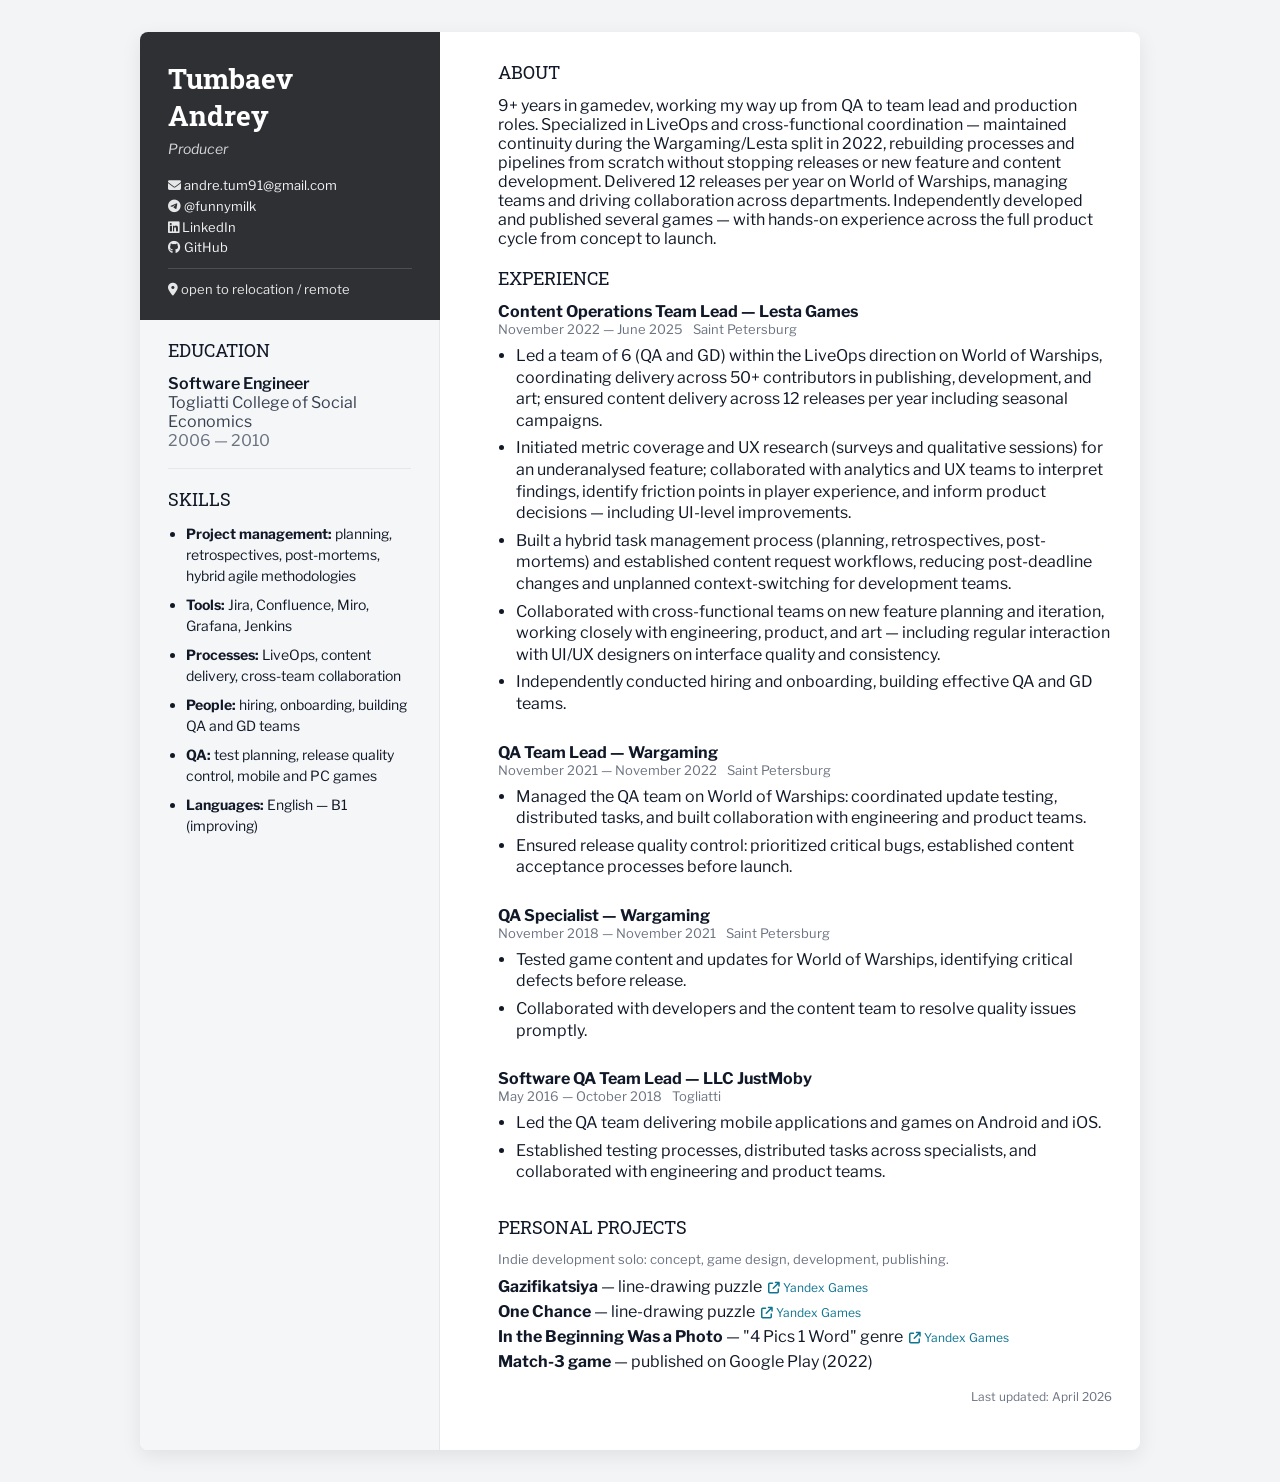
<file: index.html>
<!doctype html>
<html lang="en">
<head>
<meta charset="utf-8">
<meta name="viewport" content="width=device-width,initial-scale=1">
<title>Andrey Tumbaev — Producer</title>
<meta name="description" content="Producer CV: LiveOps World of Warships, team lead experience at Wargaming and Lesta Games. Saint Petersburg.">
<meta property="og:title" content="Andrey Tumbaev — Producer">
<meta property="og:description" content="LiveOps, World of Warships. Experience: Lesta Games, Wargaming, JustMoby.">
<meta property="og:type" content="website">
<meta property="og:locale" content="en_US">
<meta name="theme-color" content="#2f3033">
<link rel="icon" href="data:image/svg+xml,%3Csvg xmlns='http://www.w3.org/2000/svg' viewBox='0 0 64 64'%3E%3Crect width='64' height='64' rx='8' ry='8' fill='%232f3033'/%3E%3Ctext x='50%25' y='54%25' text-anchor='middle' font-family='Arial' font-size='28' fill='white'%3EAT%3C/text%3E%3C/svg%3E">
<link rel="stylesheet" href="styles.css">
<link rel="stylesheet" href="https://cdnjs.cloudflare.com/ajax/libs/font-awesome/6.5.0/css/all.min.css">
</head>
<body>
<div class="container">
  <aside class="sidebar">
    <div class="sidebar-header">
      <div class="name">Tumbaev<br>Andrey</div>
      <div class="role">Producer</div>
      <div class="contact">
        <div><i class="fa-solid fa-envelope"></i> <a href="mailto:andre.tum91@gmail.com">andre.tum91@gmail.com</a></div>
        <div><i class="fa-brands fa-telegram"></i> <a href="https://t.me/funnymilk">@funnymilk</a></div>
        <div><i class="fa-brands fa-linkedin"></i> <a href="https://www.linkedin.com/in/andrey-tumbaev-726b59212">LinkedIn</a></div>
        <div><i class="fa-brands fa-github"></i> <a href="https://github.com/funnymilk">GitHub</a></div>
        <hr style="border:none;border-top:1px solid rgba(255,255,255,0.15);margin:10px 0">
        <div><i class="fa-solid fa-location-dot"></i> open to relocation / remote</div>
      </div>
    </div>
    <div class="sidebar-body">
      <div class="section-title">EDUCATION</div>
      <div style="font-weight:600">Software Engineer</div>
      <div style="color:#374151">Togliatti College of Social Economics</div>
      <div style="color:#6b7280">2006 — 2010</div>
      <hr style="border:none;border-top:1px solid #e5e7eb;margin:18px 0">
      <div class="section-title">SKILLS</div>
      <ul>
        <li><strong>Project management:</strong> planning, retrospectives, post-mortems, hybrid agile methodologies</li>
        <li><strong>Tools:</strong> Jira, Confluence, Miro, Grafana, Jenkins</li>
        <li><strong>Processes:</strong> LiveOps, content delivery, cross-team collaboration</li>
        <li><strong>People:</strong> hiring, onboarding, building QA and GD teams</li>
        <li><strong>QA:</strong> test planning, release quality control, mobile and PC games</li>
        <li><strong>Languages:</strong> English — B1 (improving)</li>
      </ul>
    </div>
  </aside>

  <main class="content">
    <div class="col-block">
      <div class="section-title">ABOUT</div>
      <div>9+ years in gamedev, working my way up from QA to team lead and production roles. Specialized in LiveOps and cross-functional coordination — maintained continuity during the Wargaming/Lesta split in 2022, rebuilding processes and pipelines from scratch without stopping releases or new feature and content development. Delivered 12 releases per year on World of Warships, managing teams and driving collaboration across departments. Independently developed and published several games — with hands-on experience across the full product cycle from concept to launch.</div>
    </div>

    <div class="col-block experience">
      <div class="section-title">EXPERIENCE</div>
      <div class="job">
        <div style="font-weight:700">Content Operations Team Lead — Lesta Games</div>
        <div class="meta-row"><div>November 2022 — June 2025</div><div>Saint Petersburg</div></div>
        <ul class="bullets">
          <li>Led a team of 6 (QA and GD) within the LiveOps direction on World of Warships, coordinating delivery across 50+ contributors in publishing, development, and art; ensured content delivery across 12 releases per year including seasonal campaigns.</li>
          <li>Initiated metric coverage and UX research (surveys and qualitative sessions) for an underanalysed feature; collaborated with analytics and UX teams to interpret findings, identify friction points in player experience, and inform product decisions — including UI-level improvements.</li>
          <li>Built a hybrid task management process (planning, retrospectives, post-mortems) and established content request workflows, reducing post-deadline changes and unplanned context-switching for development teams.</li>
          <li>Collaborated with cross-functional teams on new feature planning and iteration, working closely with engineering, product, and art — including regular interaction with UI/UX designers on interface quality and consistency.</li>
          <li>Independently conducted hiring and onboarding, building effective QA and GD teams.</li>
        </ul>
      </div>

      <div class="job">
        <div style="font-weight:700">QA Team Lead — Wargaming</div>
        <div class="meta-row"><div>November 2021 — November 2022</div><div>Saint Petersburg</div></div>
        <ul class="bullets">
          <li>Managed the QA team on World of Warships: coordinated update testing, distributed tasks, and built collaboration with engineering and product teams.</li>
          <li>Ensured release quality control: prioritized critical bugs, established content acceptance processes before launch.</li>
        </ul>
      </div>

      <div class="job">
        <div style="font-weight:700">QA Specialist — Wargaming</div>
        <div class="meta-row"><div>November 2018 — November 2021</div><div>Saint Petersburg</div></div>
        <ul class="bullets">
          <li>Tested game content and updates for World of Warships, identifying critical defects before release.</li>
          <li>Collaborated with developers and the content team to resolve quality issues promptly.</li>
        </ul>
      </div>

      <div class="job">
        <div style="font-weight:700">Software QA Team Lead — LLC JustMoby</div>
        <div class="meta-row"><div>May 2016 — October 2018</div><div>Togliatti</div></div>
        <ul class="bullets">
          <li>Led the QA team delivering mobile applications and games on Android and iOS.</li>
          <li>Established testing processes, distributed tasks across specialists, and collaborated with engineering and product teams.</li>
        </ul>
      </div>
    </div>

    <div class="col-block">
      <div class="section-title">PERSONAL PROJECTS</div>
      <div style="font-size:13px;color:#6b7280;margin-bottom:10px">Indie development solo: concept, game design, development, publishing.</div>
      <div class="item">
        <div class="item-title"><strong>Gazifikatsiya</strong> &mdash; line-drawing puzzle &nbsp;<a href="https://yandex.ru/games/app/gazifikatsiia-495412?lang=ru" target="_blank" style="font-size:12px"><i class="fa-solid fa-arrow-up-right-from-square"></i> Yandex Games</a></div>
      </div>
      <div class="item" style="margin-top:6px">
        <div class="item-title"><strong>One Chance</strong> &mdash; line-drawing puzzle &nbsp;<a href="https://yandex.ru/games/app/odin-shans-500393?lang=ru" target="_blank" style="font-size:12px"><i class="fa-solid fa-arrow-up-right-from-square"></i> Yandex Games</a></div>
      </div>
      <div class="item" style="margin-top:6px">
        <div class="item-title"><strong>In the Beginning Was a Photo</strong> &mdash; "4 Pics 1 Word" genre &nbsp;<a href="https://yandex.ru/games/app/vnachale-bylo-foto-503490?lang=ru" target="_blank" style="font-size:12px"><i class="fa-solid fa-arrow-up-right-from-square"></i> Yandex Games</a></div>
      </div>
      <div class="item" style="margin-top:6px">
        <div class="item-title"><strong>Match-3 game</strong> &mdash; published on Google Play (2022)</div>
      </div>
    </div>

    <div class="col-block">
      <div class="footer-note">Last updated: April 2026</div>
    </div>
  </main>
</div>
</body>
</html>
</file>
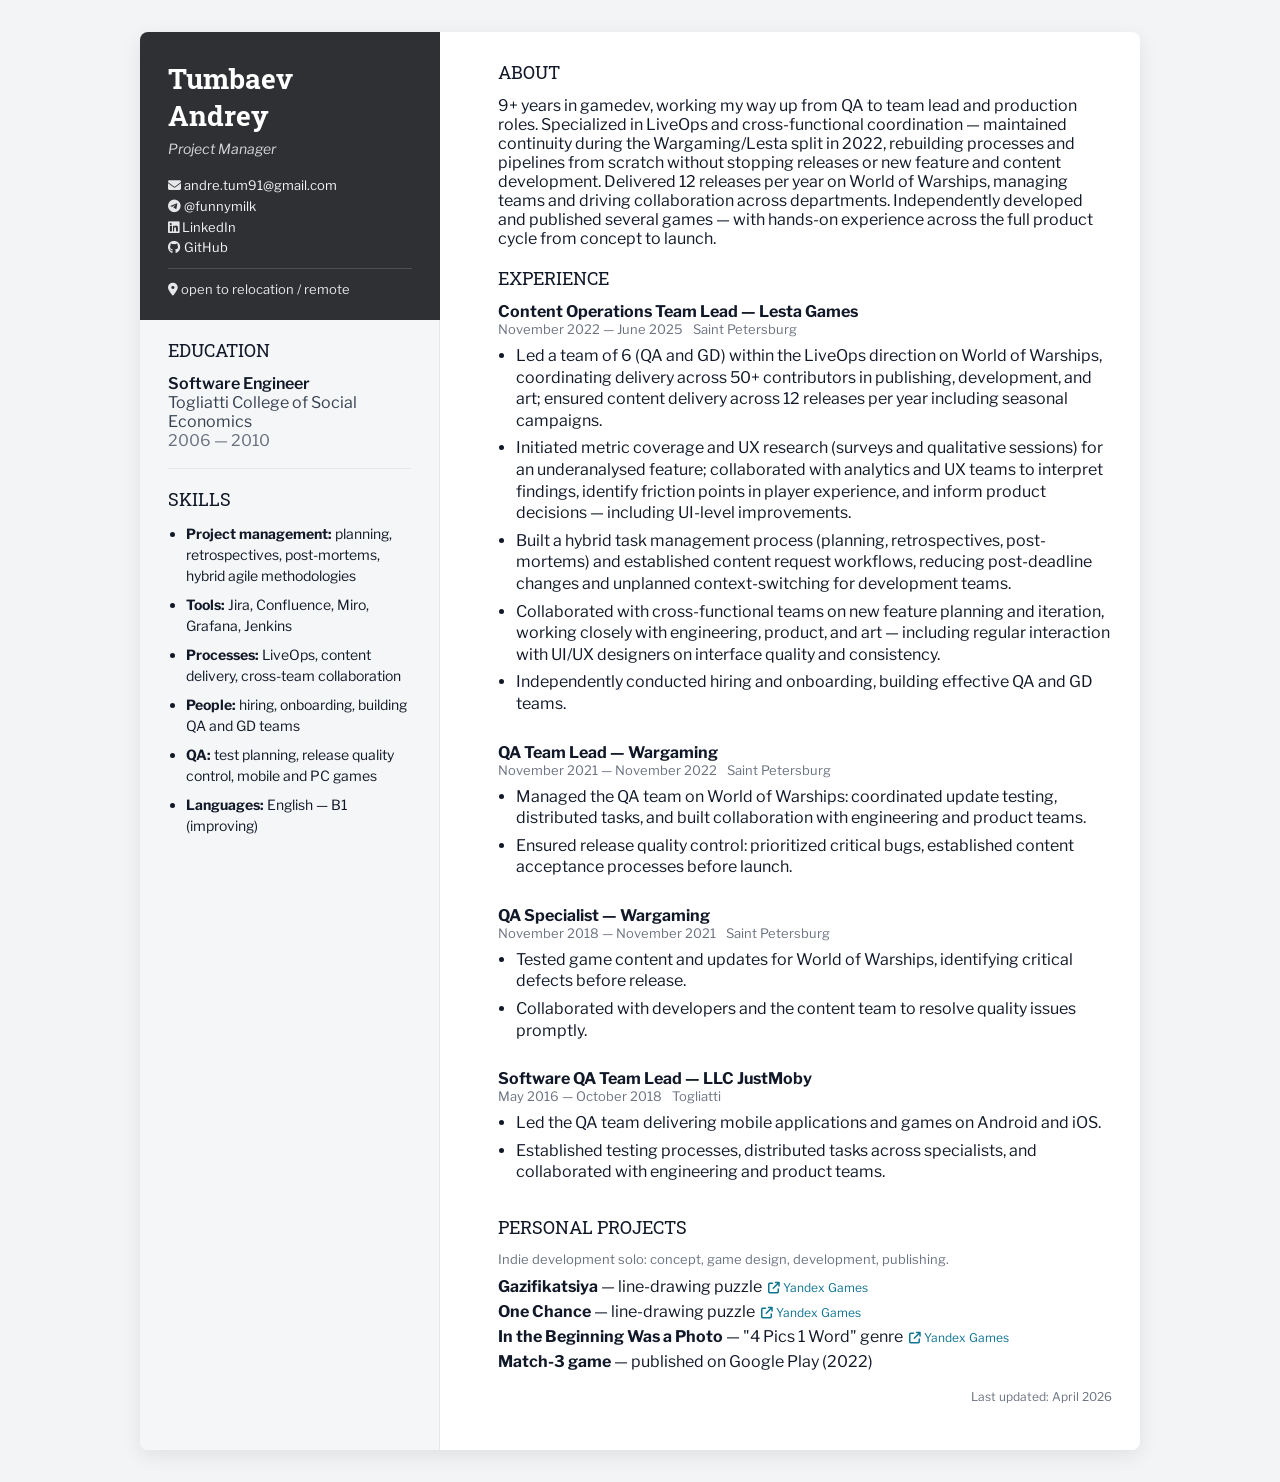
<file: index_pm_en.html>
<!doctype html>
<html lang="en">
<head>
<meta charset="utf-8">
<meta name="viewport" content="width=device-width,initial-scale=1">
<title>Andrey Tumbaev — Project Manager</title>
<meta name="description" content="Project Manager CV: LiveOps World of Warships, team lead experience at Wargaming and Lesta Games. Saint Petersburg.">
<meta property="og:title" content="Andrey Tumbaev — Project Manager">
<meta property="og:description" content="LiveOps, World of Warships. Experience: Lesta Games, Wargaming, JustMoby.">
<meta property="og:type" content="website">
<meta property="og:locale" content="en_US">
<meta name="theme-color" content="#2f3033">
<link rel="icon" href="data:image/svg+xml,%3Csvg xmlns='http://www.w3.org/2000/svg' viewBox='0 0 64 64'%3E%3Crect width='64' height='64' rx='8' ry='8' fill='%232f3033'/%3E%3Ctext x='50%25' y='54%25' text-anchor='middle' font-family='Arial' font-size='28' fill='white'%3EAT%3C/text%3E%3C/svg%3E">
<link rel="stylesheet" href="styles.css">
<link rel="stylesheet" href="https://cdnjs.cloudflare.com/ajax/libs/font-awesome/6.5.0/css/all.min.css">
</head>
<body>
<div class="container">
  <aside class="sidebar">
    <div class="sidebar-header">
      <div class="name">Tumbaev<br>Andrey</div>
      <div class="role">Project Manager</div>
      <div class="contact">
        <div><i class="fa-solid fa-envelope"></i> <a href="mailto:andre.tum91@gmail.com">andre.tum91@gmail.com</a></div>
        <div><i class="fa-brands fa-telegram"></i> <a href="https://t.me/funnymilk">@funnymilk</a></div>
        <div><i class="fa-brands fa-linkedin"></i> <a href="https://www.linkedin.com/in/andrey-tumbaev-726b59212">LinkedIn</a></div>
        <div><i class="fa-brands fa-github"></i> <a href="https://github.com/funnymilk">GitHub</a></div>
        <hr style="border:none;border-top:1px solid rgba(255,255,255,0.15);margin:10px 0">
        <div><i class="fa-solid fa-location-dot"></i> open to relocation / remote</div>
      </div>
    </div>
    <div class="sidebar-body">
      <div class="section-title">EDUCATION</div>
      <div style="font-weight:600">Software Engineer</div>
      <div style="color:#374151">Togliatti College of Social Economics</div>
      <div style="color:#6b7280">2006 — 2010</div>
      <hr style="border:none;border-top:1px solid #e5e7eb;margin:18px 0">
      <div class="section-title">SKILLS</div>
      <ul>
        <li><strong>Project management:</strong> planning, retrospectives, post-mortems, hybrid agile methodologies</li>
        <li><strong>Tools:</strong> Jira, Confluence, Miro, Grafana, Jenkins</li>
        <li><strong>Processes:</strong> LiveOps, content delivery, cross-team collaboration</li>
        <li><strong>People:</strong> hiring, onboarding, building QA and GD teams</li>
        <li><strong>QA:</strong> test planning, release quality control, mobile and PC games</li>
        <li><strong>Languages:</strong> English — B1 (improving)</li>
      </ul>
    </div>
  </aside>

  <main class="content">
    <div class="col-block">
      <div class="section-title">ABOUT</div>
      <div>9+ years in gamedev, working my way up from QA to team lead and production roles. Specialized in LiveOps and cross-functional coordination — maintained continuity during the Wargaming/Lesta split in 2022, rebuilding processes and pipelines from scratch without stopping releases or new feature and content development. Delivered 12 releases per year on World of Warships, managing teams and driving collaboration across departments. Independently developed and published several games — with hands-on experience across the full product cycle from concept to launch.</div>
    </div>

    <div class="col-block experience">
      <div class="section-title">EXPERIENCE</div>
      <div class="job">
        <div style="font-weight:700">Content Operations Team Lead — Lesta Games</div>
        <div class="meta-row"><div>November 2022 — June 2025</div><div>Saint Petersburg</div></div>
        <ul class="bullets">
          <li>Led a team of 6 (QA and GD) within the LiveOps direction on World of Warships, coordinating delivery across 50+ contributors in publishing, development, and art; ensured content delivery across 12 releases per year including seasonal campaigns.</li>
          <li>Initiated metric coverage and UX research (surveys and qualitative sessions) for an underanalysed feature; collaborated with analytics and UX teams to interpret findings, identify friction points in player experience, and inform product decisions — including UI-level improvements.</li>
          <li>Built a hybrid task management process (planning, retrospectives, post-mortems) and established content request workflows, reducing post-deadline changes and unplanned context-switching for development teams.</li>
          <li>Collaborated with cross-functional teams on new feature planning and iteration, working closely with engineering, product, and art — including regular interaction with UI/UX designers on interface quality and consistency.</li>
          <li>Independently conducted hiring and onboarding, building effective QA and GD teams.</li>
        </ul>
      </div>

      <div class="job">
        <div style="font-weight:700">QA Team Lead — Wargaming</div>
        <div class="meta-row"><div>November 2021 — November 2022</div><div>Saint Petersburg</div></div>
        <ul class="bullets">
          <li>Managed the QA team on World of Warships: coordinated update testing, distributed tasks, and built collaboration with engineering and product teams.</li>
          <li>Ensured release quality control: prioritized critical bugs, established content acceptance processes before launch.</li>
        </ul>
      </div>

      <div class="job">
        <div style="font-weight:700">QA Specialist — Wargaming</div>
        <div class="meta-row"><div>November 2018 — November 2021</div><div>Saint Petersburg</div></div>
        <ul class="bullets">
          <li>Tested game content and updates for World of Warships, identifying critical defects before release.</li>
          <li>Collaborated with developers and the content team to resolve quality issues promptly.</li>
        </ul>
      </div>

      <div class="job">
        <div style="font-weight:700">Software QA Team Lead — LLC JustMoby</div>
        <div class="meta-row"><div>May 2016 — October 2018</div><div>Togliatti</div></div>
        <ul class="bullets">
          <li>Led the QA team delivering mobile applications and games on Android and iOS.</li>
          <li>Established testing processes, distributed tasks across specialists, and collaborated with engineering and product teams.</li>
        </ul>
      </div>
    </div>

    <div class="col-block">
      <div class="section-title">PERSONAL PROJECTS</div>
      <div style="font-size:13px;color:#6b7280;margin-bottom:10px">Indie development solo: concept, game design, development, publishing.</div>
      <div class="item">
        <div class="item-title"><strong>Gazifikatsiya</strong> &mdash; line-drawing puzzle &nbsp;<a href="https://yandex.ru/games/app/gazifikatsiia-495412?lang=ru" target="_blank" style="font-size:12px"><i class="fa-solid fa-arrow-up-right-from-square"></i> Yandex Games</a></div>
      </div>
      <div class="item" style="margin-top:6px">
        <div class="item-title"><strong>One Chance</strong> &mdash; line-drawing puzzle &nbsp;<a href="https://yandex.ru/games/app/odin-shans-500393?lang=ru" target="_blank" style="font-size:12px"><i class="fa-solid fa-arrow-up-right-from-square"></i> Yandex Games</a></div>
      </div>
      <div class="item" style="margin-top:6px">
        <div class="item-title"><strong>In the Beginning Was a Photo</strong> &mdash; "4 Pics 1 Word" genre &nbsp;<a href="https://yandex.ru/games/app/vnachale-bylo-foto-503490?lang=ru" target="_blank" style="font-size:12px"><i class="fa-solid fa-arrow-up-right-from-square"></i> Yandex Games</a></div>
      </div>
      <div class="item" style="margin-top:6px">
        <div class="item-title"><strong>Match-3 game</strong> &mdash; published on Google Play (2022)</div>
      </div>
    </div>

    <div class="col-block">
      <div class="footer-note">Last updated: April 2026</div>
    </div>
  </main>
</div>
</body>
</html>
</file>
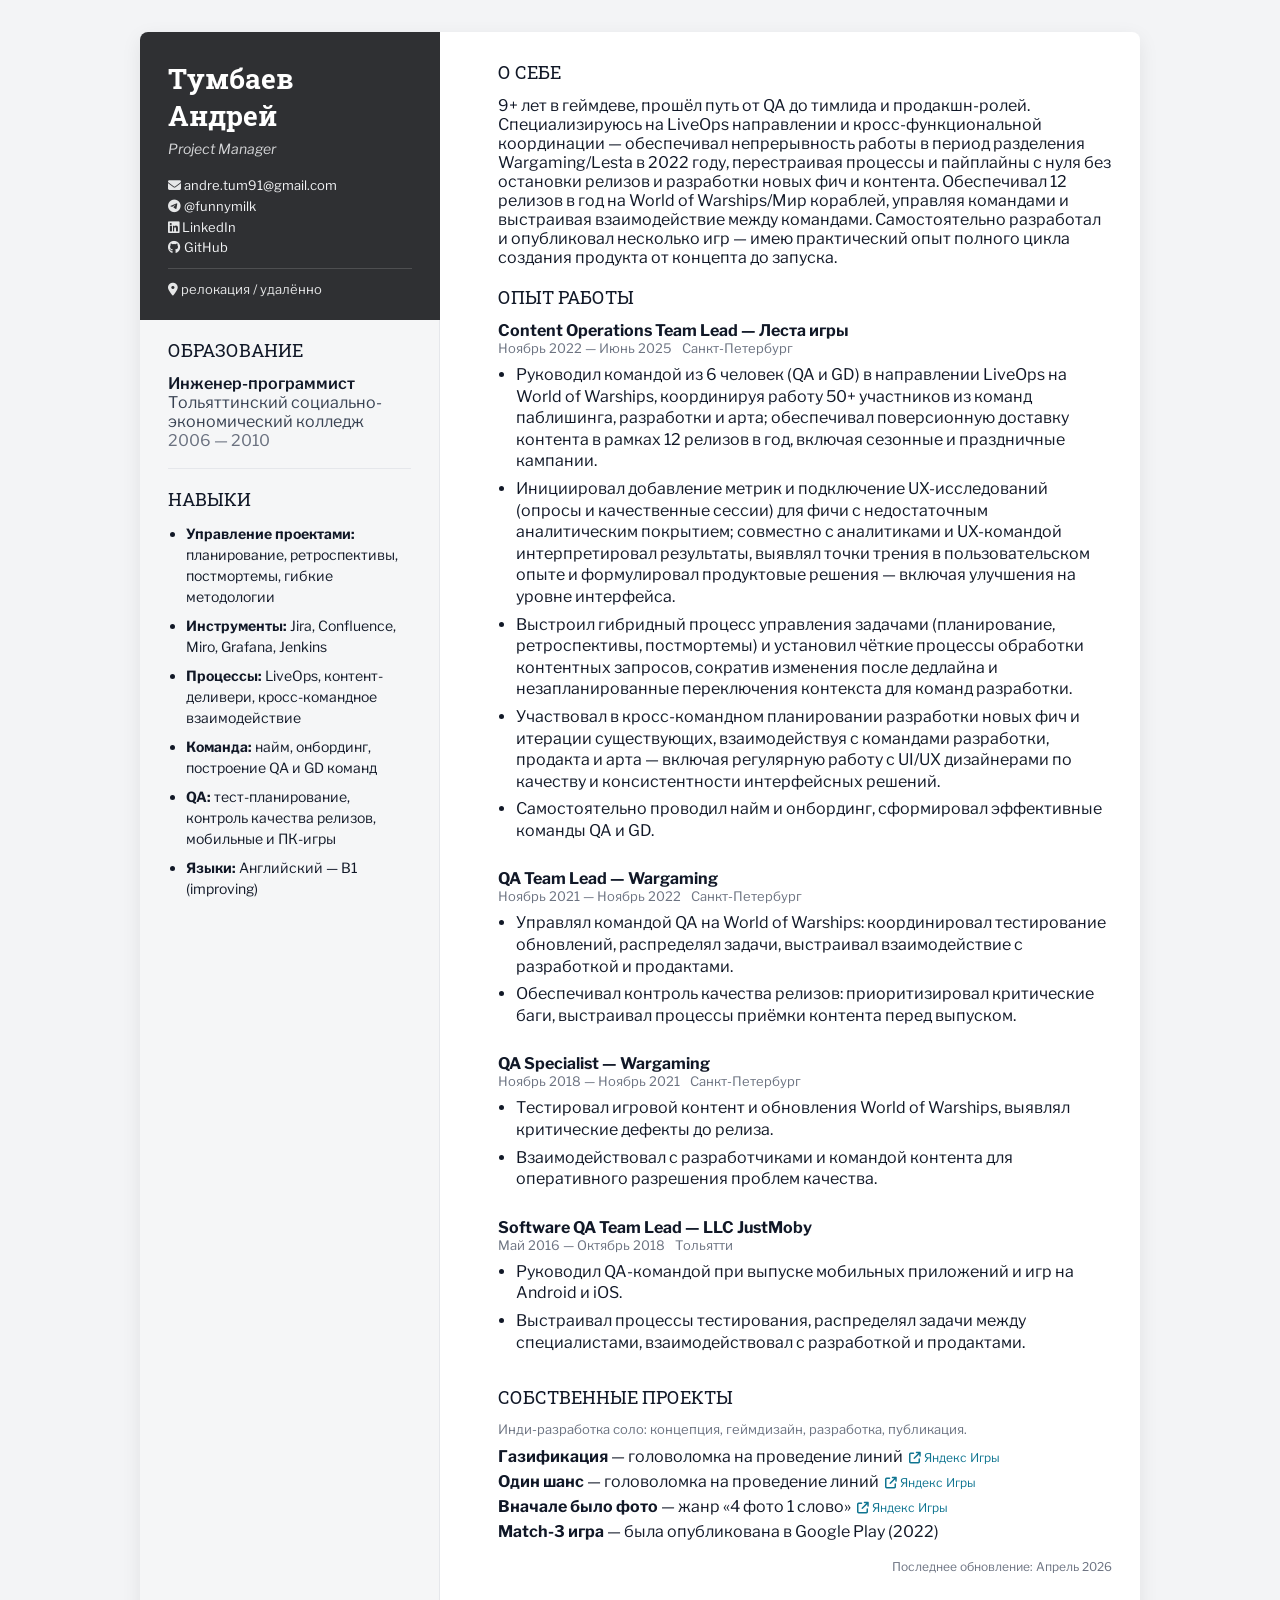
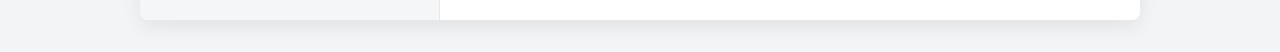
<file: index_pm_ru.html>
<!doctype html>
<html lang="ru">
<head>
<meta charset="utf-8">
<meta name="viewport" content="width=device-width,initial-scale=1">
<title>Андрей Тумбаев — Project Manager</title>
<meta name="description" content="Резюме Project Manager: LiveOps World of Warships, опыт тимлида в Wargaming и Лесте. Санкт‑Петербург.">
<meta property="og:title" content="Андрей Тумбаев — Project Manager">
<meta property="og:description" content="LiveOps, World of Warships. Опыт: Леста игры, Wargaming, JustMoby.">
<meta property="og:type" content="website">
<meta property="og:locale" content="ru_RU">
<meta name="theme-color" content="#2f3033">
<link rel="icon" href="data:image/svg+xml,%3Csvg xmlns='http://www.w3.org/2000/svg' viewBox='0 0 64 64'%3E%3Crect width='64' height='64' rx='8' ry='8' fill='%232f3033'/%3E%3Ctext x='50%25' y='54%25' text-anchor='middle' font-family='Arial' font-size='28' fill='white'%3EAT%3C/text%3E%3C/svg%3E">
<link rel="stylesheet" href="styles.css">
<link rel="stylesheet" href="https://cdnjs.cloudflare.com/ajax/libs/font-awesome/6.5.0/css/all.min.css">
</head>
<body>
<div class="container">
  <aside class="sidebar">
    <div class="sidebar-header">
      <div class="name">Тумбаев<br>Андрей</div>
      <div class="role">Project Manager</div>
      <div class="contact">
        <div><i class="fa-solid fa-envelope"></i> <a href="mailto:andre.tum91@gmail.com">andre.tum91@gmail.com</a></div>
        <div><i class="fa-brands fa-telegram"></i> <a href="https://t.me/funnymilk">@funnymilk</a></div>
        <div><i class="fa-brands fa-linkedin"></i> <a href="https://www.linkedin.com/in/andrey-tumbaev-726b59212">LinkedIn</a></div>
        <div><i class="fa-brands fa-github"></i> <a href="https://github.com/funnymilk">GitHub</a></div>
        <hr style="border:none;border-top:1px solid rgba(255,255,255,0.15);margin:10px 0">
        <div><i class="fa-solid fa-location-dot"></i> релокация / удалённо</div>
      </div>
    </div>
    <div class="sidebar-body">
      <div class="section-title">ОБРАЗОВАНИЕ</div>
      <div style="font-weight:600">Инженер-программист</div>
      <div style="color:#374151">Тольяттинский социально-экономический колледж</div>
      <div style="color:#6b7280">2006 — 2010</div>
      <hr style="border:none;border-top:1px solid #e5e7eb;margin:18px 0">
      <div class="section-title">НАВЫКИ</div>
      <ul>
        <li><strong>Управление проектами:</strong> планирование, ретроспективы, постмортемы, гибкие методологии</li>
        <li><strong>Инструменты:</strong> Jira, Confluence, Miro, Grafana, Jenkins</li>
        <li><strong>Процессы:</strong> LiveOps, контент-деливери, кросс-командное взаимодействие</li>
        <li><strong>Команда:</strong> найм, онбординг, построение QA и GD команд</li>
        <li><strong>QA:</strong> тест-планирование, контроль качества релизов, мобильные и ПК-игры</li>
        <li><strong>Языки:</strong> Английский — B1 (improving)</li>
      </ul>
    </div>
  </aside>

  <main class="content">
    <div class="col-block">
      <div class="section-title">О СЕБЕ</div>
      <div>9+ лет в геймдеве, прошёл путь от QA до тимлида и продакшн-ролей. Специализируюсь на LiveOps направлении и кросс-функциональной координации — обеспечивал непрерывность работы в период разделения Wargaming/Lesta в 2022 году, перестраивая процессы и пайплайны с нуля без остановки релизов и разработки новых фич и контента. Обеспечивал 12 релизов в год на World of Warships/Мир кораблей, управляя командами и выстраивая взаимодействие между командами. Самостоятельно разработал и опубликовал несколько игр — имею практический опыт полного цикла создания продукта от концепта до запуска.</div>
    </div>

    <div class="col-block experience">
      <div class="section-title">ОПЫТ РАБОТЫ</div>
      <div class="job">
        <div style="font-weight:700">Content Operations Team Lead — Леста игры</div>
        <div class="meta-row"><div>Ноябрь 2022 — Июнь 2025</div><div>Санкт-Петербург</div></div>
        <ul class="bullets">
          <li>Руководил командой из 6 человек (QA и GD) в направлении LiveOps на World of Warships, координируя работу 50+ участников из команд паблишинга, разработки и арта; обеспечивал поверсионную доставку контента в рамках 12 релизов в год, включая сезонные и праздничные кампании.</li>
          <li>Инициировал добавление метрик и подключение UX-исследований (опросы и качественные сессии) для фичи с недостаточным аналитическим покрытием; совместно с аналитиками и UX-командой интерпретировал результаты, выявлял точки трения в пользовательском опыте и формулировал продуктовые решения — включая улучшения на уровне интерфейса.</li>
          <li>Выстроил гибридный процесс управления задачами (планирование, ретроспективы, постмортемы) и установил чёткие процессы обработки контентных запросов, сократив изменения после дедлайна и незапланированные переключения контекста для команд разработки.</li>
          <li>Участвовал в кросс-командном планировании разработки новых фич и итерации существующих, взаимодействуя с командами разработки, продакта и арта — включая регулярную работу с UI/UX дизайнерами по качеству и консистентности интерфейсных решений.</li>
          <li>Самостоятельно проводил найм и онбординг, сформировал эффективные команды QA и GD.</li>
        </ul>
      </div>

      <div class="job">
        <div style="font-weight:700">QA Team Lead — Wargaming</div>
        <div class="meta-row"><div>Ноябрь 2021 — Ноябрь 2022</div><div>Санкт-Петербург</div></div>
        <ul class="bullets">
          <li>Управлял командой QA на World of Warships: координировал тестирование обновлений, распределял задачи, выстраивал взаимодействие с разработкой и продактами.</li>
          <li>Обеспечивал контроль качества релизов: приоритизировал критические баги, выстраивал процессы приёмки контента перед выпуском.</li>
        </ul>
      </div>

      <div class="job">
        <div style="font-weight:700">QA Specialist — Wargaming</div>
        <div class="meta-row"><div>Ноябрь 2018 — Ноябрь 2021</div><div>Санкт-Петербург</div></div>
        <ul class="bullets">
          <li>Тестировал игровой контент и обновления World of Warships, выявлял критические дефекты до релиза.</li>
          <li>Взаимодействовал с разработчиками и командой контента для оперативного разрешения проблем качества.</li>
        </ul>
      </div>

      <div class="job">
        <div style="font-weight:700">Software QA Team Lead — LLC JustMoby</div>
        <div class="meta-row"><div>Май 2016 — Октябрь 2018</div><div>Тольятти</div></div>
        <ul class="bullets">
          <li>Руководил QA-командой при выпуске мобильных приложений и игр на Android и iOS.</li>
          <li>Выстраивал процессы тестирования, распределял задачи между специалистами, взаимодействовал с разработкой и продактами.</li>
        </ul>
      </div>
    </div>

    <div class="col-block">
      <div class="section-title">СОБСТВЕННЫЕ ПРОЕКТЫ</div>
      <div style="font-size:13px;color:#6b7280;margin-bottom:10px">Инди-разработка соло: концепция, геймдизайн, разработка, публикация.</div>
      <div class="item">
        <div class="item-title"><strong>Газификация</strong> &mdash; головоломка на проведение линий &nbsp;<a href="https://yandex.ru/games/app/gazifikatsiia-495412?lang=ru" target="_blank" style="font-size:12px"><i class="fa-solid fa-arrow-up-right-from-square"></i> Яндекс Игры</a></div>
      </div>
      <div class="item" style="margin-top:6px">
        <div class="item-title"><strong>Один шанс</strong> &mdash; головоломка на проведение линий &nbsp;<a href="https://yandex.ru/games/app/odin-shans-500393?lang=ru" target="_blank" style="font-size:12px"><i class="fa-solid fa-arrow-up-right-from-square"></i> Яндекс Игры</a></div>
      </div>
      <div class="item" style="margin-top:6px">
        <div class="item-title"><strong>Вначале было фото</strong> &mdash; жанр «4 фото 1 слово» &nbsp;<a href="https://yandex.ru/games/app/vnachale-bylo-foto-503490?lang=ru" target="_blank" style="font-size:12px"><i class="fa-solid fa-arrow-up-right-from-square"></i> Яндекс Игры</a></div>
      </div>
      <div class="item" style="margin-top:6px">
        <div class="item-title"><strong>Match-3 игра</strong> &mdash; была опубликована в Google Play (2022)</div>
      </div>
    </div>

    <div class="col-block">
      <div class="footer-note">Последнее обновление: Апрель 2026</div>
    </div>
  </main>
</div>
</body>
</html>
</file>
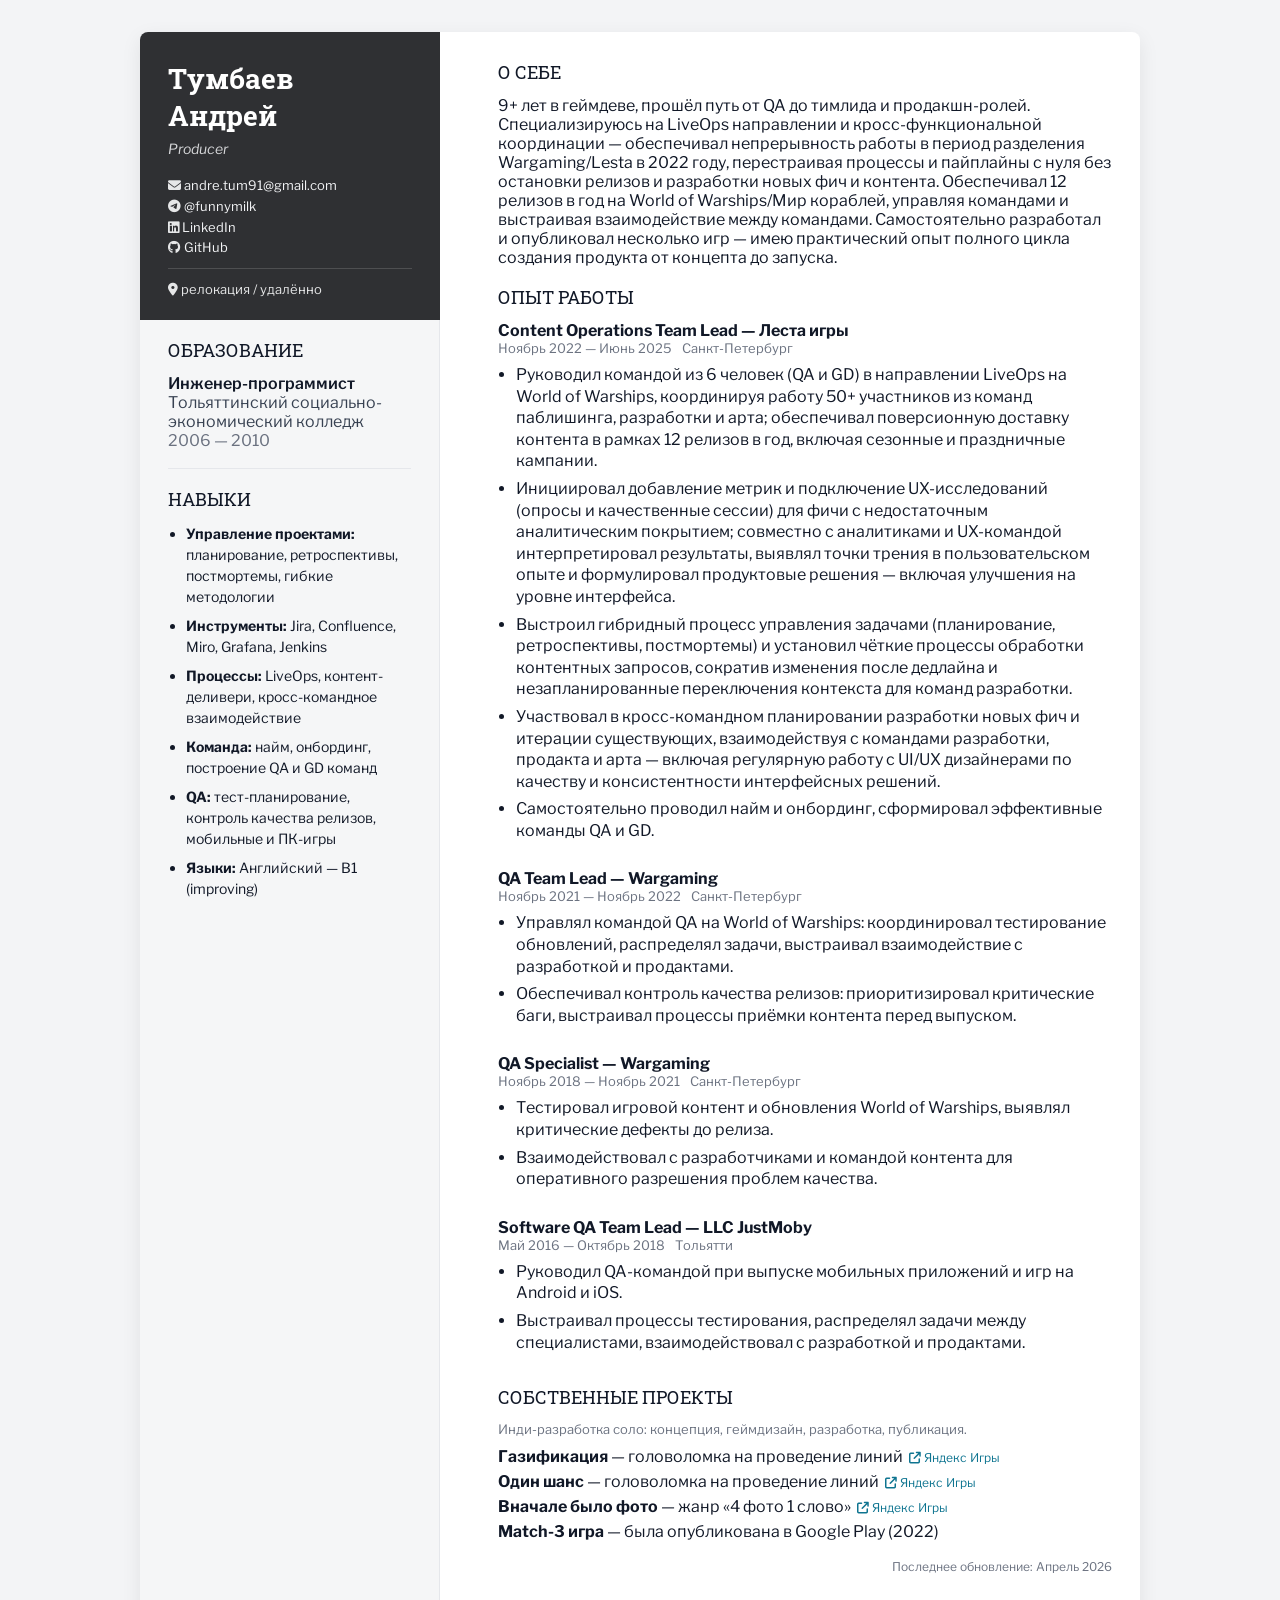
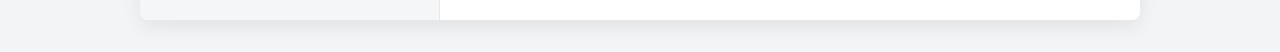
<file: index_ru.html>
<!doctype html>
<html lang="ru">
<head>
<meta charset="utf-8">
<meta name="viewport" content="width=device-width,initial-scale=1">
<title>Андрей Тумбаев — Producer</title>
<meta name="description" content="Резюме Producer: LiveOps World of Warships, опыт тимлида в Wargaming и Лесте. Санкт‑Петербург.">
<meta property="og:title" content="Андрей Тумбаев — Producer">
<meta property="og:description" content="LiveOps, World of Warships. Опыт: Леста игры, Wargaming, JustMoby.">
<meta property="og:type" content="website">
<meta property="og:locale" content="ru_RU">
<meta name="theme-color" content="#2f3033">
<link rel="icon" href="data:image/svg+xml,%3Csvg xmlns='http://www.w3.org/2000/svg' viewBox='0 0 64 64'%3E%3Crect width='64' height='64' rx='8' ry='8' fill='%232f3033'/%3E%3Ctext x='50%25' y='54%25' text-anchor='middle' font-family='Arial' font-size='28' fill='white'%3EAT%3C/text%3E%3C/svg%3E">
<link rel="stylesheet" href="styles.css">
<link rel="stylesheet" href="https://cdnjs.cloudflare.com/ajax/libs/font-awesome/6.5.0/css/all.min.css">
</head>
<body>
<div class="container">
  <aside class="sidebar">
    <div class="sidebar-header">
      <div class="name">Тумбаев<br>Андрей</div>
      <div class="role">Producer</div>
      <div class="contact">
        <div><i class="fa-solid fa-envelope"></i> <a href="mailto:andre.tum91@gmail.com">andre.tum91@gmail.com</a></div>
        <div><i class="fa-brands fa-telegram"></i> <a href="https://t.me/funnymilk">@funnymilk</a></div>
        <div><i class="fa-brands fa-linkedin"></i> <a href="https://www.linkedin.com/in/andrey-tumbaev-726b59212">LinkedIn</a></div>
        <div><i class="fa-brands fa-github"></i> <a href="https://github.com/funnymilk">GitHub</a></div>
        <hr style="border:none;border-top:1px solid rgba(255,255,255,0.15);margin:10px 0">
        <div><i class="fa-solid fa-location-dot"></i> релокация / удалённо</div>
      </div>
    </div>
    <div class="sidebar-body">
      <div class="section-title">ОБРАЗОВАНИЕ</div>
      <div style="font-weight:600">Инженер-программист</div>
      <div style="color:#374151">Тольяттинский социально-экономический колледж</div>
      <div style="color:#6b7280">2006 — 2010</div>
      <hr style="border:none;border-top:1px solid #e5e7eb;margin:18px 0">
      <div class="section-title">НАВЫКИ</div>
      <ul>
        <li><strong>Управление проектами:</strong> планирование, ретроспективы, постмортемы, гибкие методологии</li>
        <li><strong>Инструменты:</strong> Jira, Confluence, Miro, Grafana, Jenkins</li>
        <li><strong>Процессы:</strong> LiveOps, контент-деливери, кросс-командное взаимодействие</li>
        <li><strong>Команда:</strong> найм, онбординг, построение QA и GD команд</li>
        <li><strong>QA:</strong> тест-планирование, контроль качества релизов, мобильные и ПК-игры</li>
        <li><strong>Языки:</strong> Английский — B1 (improving)</li>
      </ul>
    </div>
  </aside>

  <main class="content">
    <div class="col-block">
      <div class="section-title">О СЕБЕ</div>
      <div>9+ лет в геймдеве, прошёл путь от QA до тимлида и продакшн-ролей. Специализируюсь на LiveOps направлении и кросс-функциональной координации — обеспечивал непрерывность работы в период разделения Wargaming/Lesta в 2022 году, перестраивая процессы и пайплайны с нуля без остановки релизов и разработки новых фич и контента. Обеспечивал 12 релизов в год на World of Warships/Мир кораблей, управляя командами и выстраивая взаимодействие между командами. Самостоятельно разработал и опубликовал несколько игр — имею практический опыт полного цикла создания продукта от концепта до запуска.</div>
    </div>

    <div class="col-block experience">
      <div class="section-title">ОПЫТ РАБОТЫ</div>
      <div class="job">
        <div style="font-weight:700">Content Operations Team Lead — Леста игры</div>
        <div class="meta-row"><div>Ноябрь 2022 — Июнь 2025</div><div>Санкт-Петербург</div></div>
        <ul class="bullets">
          <li>Руководил командой из 6 человек (QA и GD) в направлении LiveOps на World of Warships, координируя работу 50+ участников из команд паблишинга, разработки и арта; обеспечивал поверсионную доставку контента в рамках 12 релизов в год, включая сезонные и праздничные кампании.</li>
          <li>Инициировал добавление метрик и подключение UX-исследований (опросы и качественные сессии) для фичи с недостаточным аналитическим покрытием; совместно с аналитиками и UX-командой интерпретировал результаты, выявлял точки трения в пользовательском опыте и формулировал продуктовые решения — включая улучшения на уровне интерфейса.</li>
          <li>Выстроил гибридный процесс управления задачами (планирование, ретроспективы, постмортемы) и установил чёткие процессы обработки контентных запросов, сократив изменения после дедлайна и незапланированные переключения контекста для команд разработки.</li>
          <li>Участвовал в кросс-командном планировании разработки новых фич и итерации существующих, взаимодействуя с командами разработки, продакта и арта — включая регулярную работу с UI/UX дизайнерами по качеству и консистентности интерфейсных решений.</li>
          <li>Самостоятельно проводил найм и онбординг, сформировал эффективные команды QA и GD.</li>
        </ul>
      </div>

      <div class="job">
        <div style="font-weight:700">QA Team Lead — Wargaming</div>
        <div class="meta-row"><div>Ноябрь 2021 — Ноябрь 2022</div><div>Санкт-Петербург</div></div>
        <ul class="bullets">
          <li>Управлял командой QA на World of Warships: координировал тестирование обновлений, распределял задачи, выстраивал взаимодействие с разработкой и продактами.</li>
          <li>Обеспечивал контроль качества релизов: приоритизировал критические баги, выстраивал процессы приёмки контента перед выпуском.</li>
        </ul>
      </div>

      <div class="job">
        <div style="font-weight:700">QA Specialist — Wargaming</div>
        <div class="meta-row"><div>Ноябрь 2018 — Ноябрь 2021</div><div>Санкт-Петербург</div></div>
        <ul class="bullets">
          <li>Тестировал игровой контент и обновления World of Warships, выявлял критические дефекты до релиза.</li>
          <li>Взаимодействовал с разработчиками и командой контента для оперативного разрешения проблем качества.</li>
        </ul>
      </div>

      <div class="job">
        <div style="font-weight:700">Software QA Team Lead — LLC JustMoby</div>
        <div class="meta-row"><div>Май 2016 — Октябрь 2018</div><div>Тольятти</div></div>
        <ul class="bullets">
          <li>Руководил QA-командой при выпуске мобильных приложений и игр на Android и iOS.</li>
          <li>Выстраивал процессы тестирования, распределял задачи между специалистами, взаимодействовал с разработкой и продактами.</li>
        </ul>
      </div>
    </div>

    <div class="col-block">
      <div class="section-title">СОБСТВЕННЫЕ ПРОЕКТЫ</div>
      <div style="font-size:13px;color:#6b7280;margin-bottom:10px">Инди-разработка соло: концепция, геймдизайн, разработка, публикация.</div>
      <div class="item">
        <div class="item-title"><strong>Газификация</strong> &mdash; головоломка на проведение линий &nbsp;<a href="https://yandex.ru/games/app/gazifikatsiia-495412?lang=ru" target="_blank" style="font-size:12px"><i class="fa-solid fa-arrow-up-right-from-square"></i> Яндекс Игры</a></div>
      </div>
      <div class="item" style="margin-top:6px">
        <div class="item-title"><strong>Один шанс</strong> &mdash; головоломка на проведение линий &nbsp;<a href="https://yandex.ru/games/app/odin-shans-500393?lang=ru" target="_blank" style="font-size:12px"><i class="fa-solid fa-arrow-up-right-from-square"></i> Яндекс Игры</a></div>
      </div>
      <div class="item" style="margin-top:6px">
        <div class="item-title"><strong>Вначале было фото</strong> &mdash; жанр «4 фото 1 слово» &nbsp;<a href="https://yandex.ru/games/app/vnachale-bylo-foto-503490?lang=ru" target="_blank" style="font-size:12px"><i class="fa-solid fa-arrow-up-right-from-square"></i> Яндекс Игры</a></div>
      </div>
      <div class="item" style="margin-top:6px">
        <div class="item-title"><strong>Match-3 игра</strong> &mdash; была опубликована в Google Play (2022)</div>
      </div>
    </div>

    <div class="col-block">
      <div class="footer-note">Последнее обновление: Апрель 2026</div>
    </div>
  </main>
</div>
</body>
</html>
</file>
<file: styles.css>
/* styles.css – site (responsive) */
@import url('https://fonts.googleapis.com/css2?family=Libre+Franklin:wght@300;400;600;700&family=Roboto+Slab:wght@400;700&display=swap');
:root{
  --sidebar-bg:#2f3033;
  --sidebar-body-bg:#f5f6f7;
  --paper:#ffffff;
  --text:#111827;
  --muted:#6b7280;
  --link:#0e7490;
}
*{box-sizing:border-box}
html{font-family:"Libre Franklin", Arial, sans-serif;color:var(--text);}
body{background:#f3f4f6;margin:0;padding:32px;}
a{color:var(--link);text-decoration:none}
a:hover{text-decoration:underline}

.container{max-width:1000px;margin:0 auto;background:var(--paper);display:grid;grid-template-columns:300px 1fr;gap:30px;border-radius:8px;overflow:hidden;box-shadow:0 6px 20px rgba(0,0,0,0.08);}
.sidebar{display:grid;grid-template-rows:auto 1fr;min-height:100%;}
.sidebar-header{background:var(--sidebar-bg);color:#fff;padding:28px 28px 20px 28px;}
.sidebar-body{background:var(--sidebar-body-bg);color:var(--text);padding:18px 28px 28px 28px;border-right:1px solid #e5e7eb;}
.name{font-family:"Roboto Slab", serif;font-size:28px;font-weight:700;margin:0 0 6px;}
.role{color:#f3f4f6;opacity:0.85;margin:0 0 18px;font-size:14px;font-style:italic;}
.contact{font-size:13px;line-height:1.6;color:#e6e7e8;}
.contact a{color:#f3f4f6;text-decoration:none;word-break:break-all}

.section-title{font-family:"Roboto Slab", serif;color:var(--text);font-size:18px;margin:0 0 12px;}
.content{padding:28px;}
.col-block{margin-bottom:18px;}
.sidebar-body ul{margin:0 0 0 18px;padding:0;font-size:14px;color:var(--text);line-height:1.5;}
.sidebar-body ul li{margin-bottom:8px;}
.projects .item-title{font-weight:600;margin:0 0 6px;}
.projects .meta{font-size:13px;color:var(--muted);margin-bottom:8px;}
ul.bullets{margin:6px 0 0 18px;padding:0;color:var(--text)}
ul.bullets li{margin:6px 0;line-height:1.35;}
.experience .job{margin-bottom:14px;padding-left:0;padding-bottom:8px}
.meta-row{display:flex;gap:10px;align-items:center;color:var(--muted);font-size:13px;margin-bottom:8px}
.footer-note{font-size:12px;color:var(--muted);text-align:right;margin-top:14px}

.badge{display:inline-block;padding:2px 8px;border-radius:999px;border:1px solid #e5e7eb;background:#fff;color:#374151;font-size:12px;margin-right:6px;margin-bottom:6px}

/* Mobile: stack columns, keep same style */
@media (max-width: 860px){
  body{padding:16px;}
  .container{grid-template-columns:1fr;gap:0;border-radius:8px;overflow:hidden}
  .sidebar-header{padding:22px 22px 14px 22px;}
  .sidebar-body{border-right:none;border-top:1px solid #e5e7eb;border-bottom:1px solid #e5e7eb;padding:16px 22px;}
  .content{padding:18px 22px;}
  .name{font-size:26px}
}

/* Small phones */
@media (max-width: 420px){
  .name{font-size:24px}
  .meta-row{flex-wrap:wrap;gap:6px}
}

.cert-link { margin-left:6px; text-decoration:none; white-space:nowrap; }
.cert-link:hover { text-decoration:underline; }
</file>
